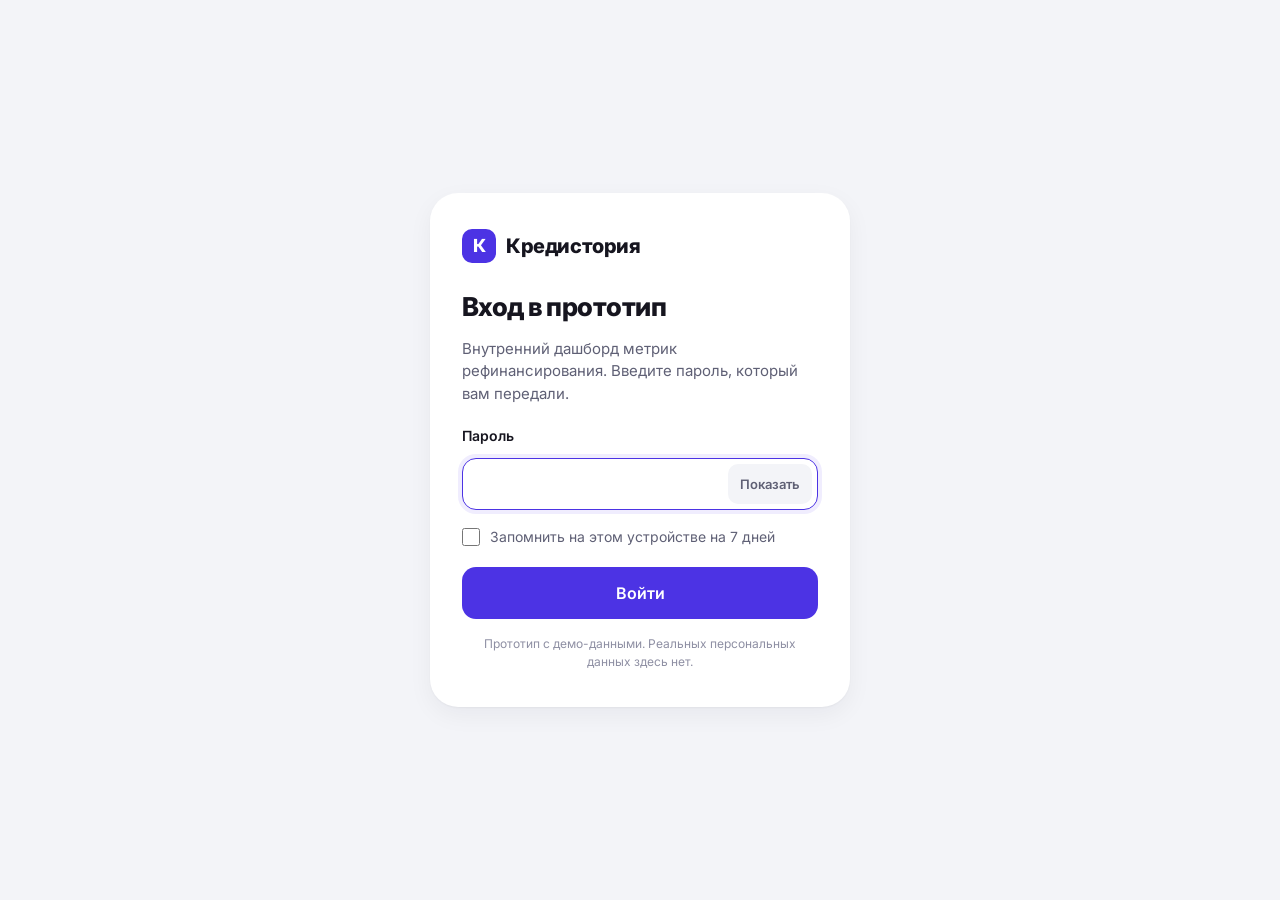
<file: index.html>
<!DOCTYPE html>
<html lang="ru">
<head>
  <meta charset="utf-8">
  <meta name="robots" content="noindex">
  <meta http-equiv="refresh" content="0; url=metrics-prototype/metrics.html">
  <title>Метрики рефинансирования</title>
  <script>location.replace("metrics-prototype/metrics.html");</script>
</head>
<body>
  <p><a href="metrics-prototype/metrics.html">Метрики рефинансирования</a></p>
</body>
</html>
</file>
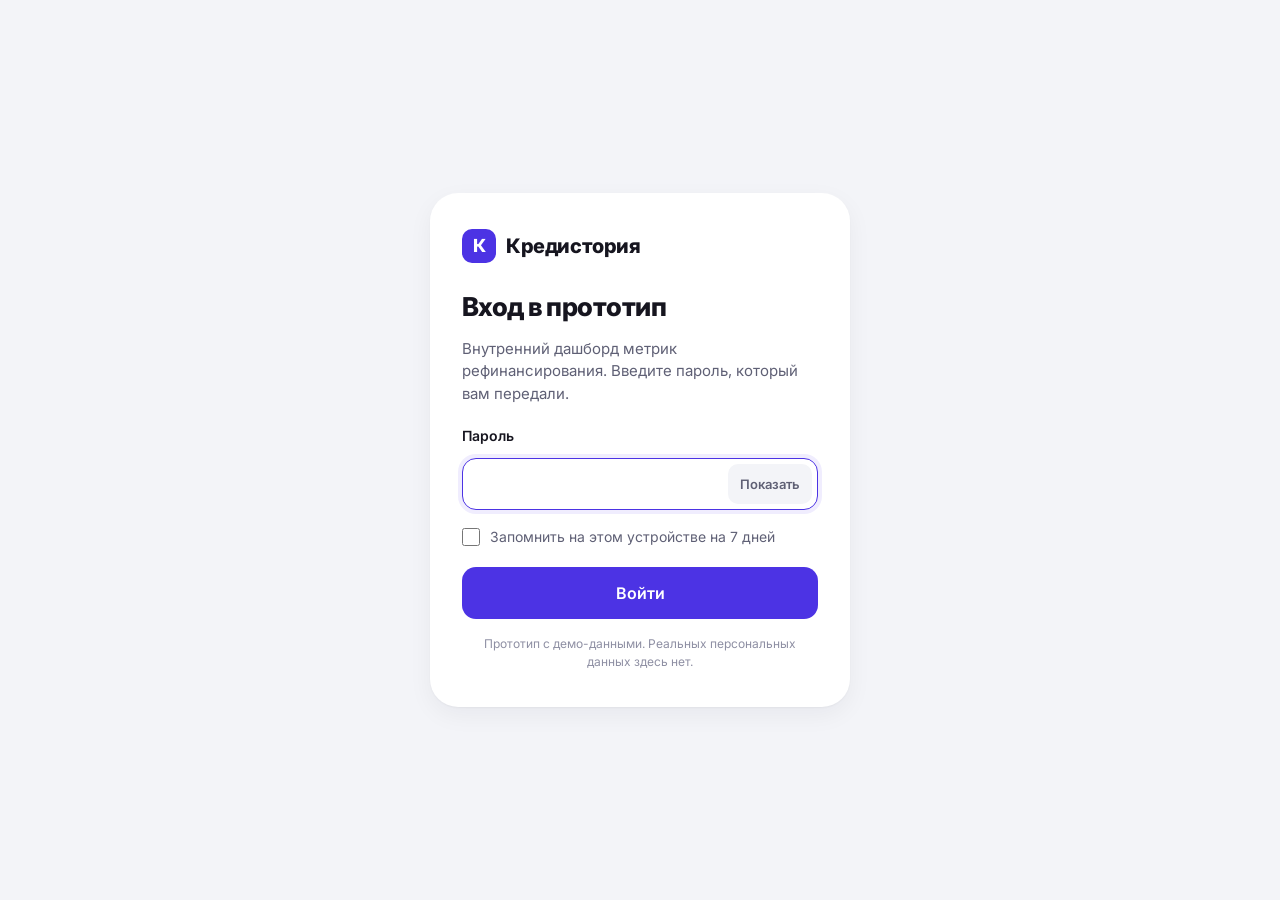
<file: metrics-prototype/metrics.html>
<!doctype html>
<html lang="ru">
<head>
  <meta charset="utf-8">
  <meta name="viewport" content="width=device-width, initial-scale=1, viewport-fit=cover">
  <meta name="theme-color" content="#4C33E4">
  <meta name="robots" content="noindex, nofollow">
  <title>Метрики рефинансирования · Кредистория</title>
  <link rel="preconnect" href="https://fonts.googleapis.com">
  <link rel="stylesheet" href="https://fonts.googleapis.com/css2?family=Inter:wght@400;500;600;700;800&display=swap">
  <link rel="stylesheet" href="styles.css">
  <link rel="stylesheet" href="metrics.css">
</head>
<body>
  <!-- Экран входа по паролю. Пароль проверяется по SHA-256 из auth.js -->
  <div class="gate" id="gate">
    <form class="gate__card" id="gateForm" autocomplete="off" novalidate>
      <div class="logo gate__logo">
        <span class="logo__mark" aria-hidden="true">К</span>
        <span class="logo__text">Кредистория</span>
      </div>
      <h1 class="gate__title">Вход в прототип</h1>
      <p class="gate__sub">Внутренний дашборд метрик рефинансирования. Введите пароль, который вам передали.</p>
      <label class="gate__label" for="gatePass">Пароль</label>
      <div class="gate__field">
        <input type="password" id="gatePass" name="password" autocomplete="current-password" required>
        <button type="button" class="gate__eye" id="gateEye" aria-label="Показать пароль">Показать</button>
      </div>
      <p class="gate__error" id="gateError" role="alert" hidden></p>
      <label class="consent gate__remember"><input type="checkbox" id="gateRemember"> <span>Запомнить на этом устройстве на 7 дней</span></label>
      <button class="btn btn--primary btn--lg btn--block" type="submit" id="gateSubmit">Войти</button>
      <p class="gate__fine">Прототип с демо-данными. Реальных персональных данных здесь нет.</p>
    </form>
  </div>

  <div id="app" hidden>

  <div class="demo-bar">
    <div class="container demo-bar__in">
      <span class="demo-bar__label">Демо · метрики платформы · данные условные</span>
      <a class="link-btn" href="index.html">Кабинет клиента →</a>
    </div>
  </div>

  <header class="header">
    <div class="container header__in">
      <a class="logo" href="#" aria-label="Кредистория">
        <span class="logo__mark" aria-hidden="true">К</span>
        <span class="logo__text">Кредистория</span>
      </a>
      <nav class="header__nav" aria-label="Бэк-офис">
        <a href="#" class="is-active">Метрики рефинансирования</a>
        <a href="#registry">Реестр расчётов</a>
      </nav>
      <button class="avatar" type="button" data-logout title="Выйти">
        <span class="avatar__circle" id="whoMark">ОКБ</span>
        <span class="avatar__name" id="whoName">Продукт · выйти</span>
      </button>
    </div>
  </header>

  <!-- Панель фильтров: в одну строку над всеми графиками -->
  <div class="filters">
    <div class="container filters__in">
      <div class="seg seg--sm" role="radiogroup" aria-label="Период" id="fPeriod">
        <button type="button" role="radio" class="seg__btn" data-v="7">7 дней</button>
        <button type="button" role="radio" class="seg__btn is-active" data-v="30" aria-checked="true">30 дней</button>
        <button type="button" role="radio" class="seg__btn" data-v="90">Квартал</button>
      </div>
      <div class="seg seg--sm" role="radiogroup" aria-label="Режим" id="fMode">
        <button type="button" role="radio" class="seg__btn is-active" data-v="api" aria-checked="true">Онлайн по API</button>
        <button type="button" role="radio" class="seg__btn" data-v="pilot">Пилот на реестрах</button>
      </div>
      <label class="fsel"><span>Вид</span>
        <select id="fView">
          <option value="okb">ОКБ: все партнёры</option>
          <option value="sovcom">ЛК партнёра: Совкомбанк</option>
          <option value="sber">ЛК партнёра: СберБанк</option>
        </select>
      </label>
      <span class="filters__asof" id="asOf"></span>
    </div>
  </div>

  <nav class="subnav subnav--m" aria-label="Разделы">
    <div class="container subnav__in">
      <a href="#overview" class="is-active">Главное</a>
      <a href="#funnel">Воронка</a>
      <a href="#partners">Партнёры</a>
      <a href="#registry">Реестр расчётов</a>
      <a href="#attr">Атрибуция</a>
      <a href="#quality">Качество</a>
    </div>
  </nav>

  <main class="container main mx">
    <section id="overview" aria-labelledby="ovTitle">
      <div class="mx-head">
        <div>
          <p class="save__eyebrow" id="ovEyebrow"></p>
          <h1 class="mx-title" id="ovTitle">Метрики рефинансирования</h1>
        </div>
        <p class="mx-note" id="ovNote"></p>
      </div>
      <div class="kpi-row" id="kpis"></div>
      <div class="mx-grid">
        <article class="card mx-card">
          <header class="mx-card__head"><h2 class="h3" id="trendTitle">Переходы и подтверждённые выдачи</h2><span class="legend" id="trendLegend"></span></header>
          <div class="chart" id="trend"></div>
        </article>
        <article class="card mx-card" id="valueCard">
          <header class="mx-card__head"><h2 class="h3">Ценность для клиента</h2></header>
          <div id="value"></div>
        </article>
      </div>
    </section>

    <section class="section" id="funnel" aria-labelledby="fnTitle">
      <div class="section__head"><h2 id="fnTitle" class="h2">Воронка</h2><span class="muted" id="fnHint"></span></div>
      <div class="card mx-card"><div id="funnelChart"></div></div>
    </section>

    <section class="section" id="partners" aria-labelledby="ptTitle">
      <div class="section__head"><h2 id="ptTitle" class="h2">Партнёры</h2><span class="muted" id="ptHint"></span></div>
      <div class="card table-wrap"><table class="mx-table" id="ptTable"></table></div>
    </section>

    <section class="section" id="registry" aria-labelledby="rgTitle">
      <div class="section__head"><h2 id="rgTitle" class="h2">Реестр расчётов с партнёрами</h2>
        <div class="rg-actions"><label class="fsel"><span>Партнёр</span><select id="rgPartner"></select></label>
        <button class="btn btn--secondary" type="button" id="rgExport">Выгрузить CSV</button></div>
      </div>
      <div class="kpi-row kpi-row--sm" id="rgKpis"></div>
      <div class="card table-wrap"><table class="mx-table mx-table--rg" id="rgTable"></table></div>
      <p class="note" id="rgNote"></p>
    </section>

    <section class="section" id="attr" aria-labelledby="atTitle">
      <div class="section__head"><h2 id="atTitle" class="h2">Атрибуция и обход лидогенерации</h2></div>
      <div class="mx-grid mx-grid--3" id="attrGrid"></div>
    </section>

    <section class="section" id="quality" aria-labelledby="qTitle">
      <div class="section__head"><h2 id="qTitle" class="h2">Качество и поддержка</h2></div>
      <div class="mx-grid" id="qualityGrid"></div>
    </section>
  </main>

  <footer class="footer">
    <div class="container footer__in">
      <span>Источник в продукте: DWH, витрины refi_funnel, refi_partner_day, refi_leads, refi_survey. Обновление — раз в час.</span>
      <span>© 2026 АО «ОКБ» · Кредистория</span>
    </div>
  </footer>
  <div class="tip-pop" id="tip" role="status" hidden></div>
  </div><!-- /#app -->

  <script src="metrics-data.js"></script>
  <script src="metrics.js"></script>
  <script src="auth.js"></script>
</body>
</html>
</file>
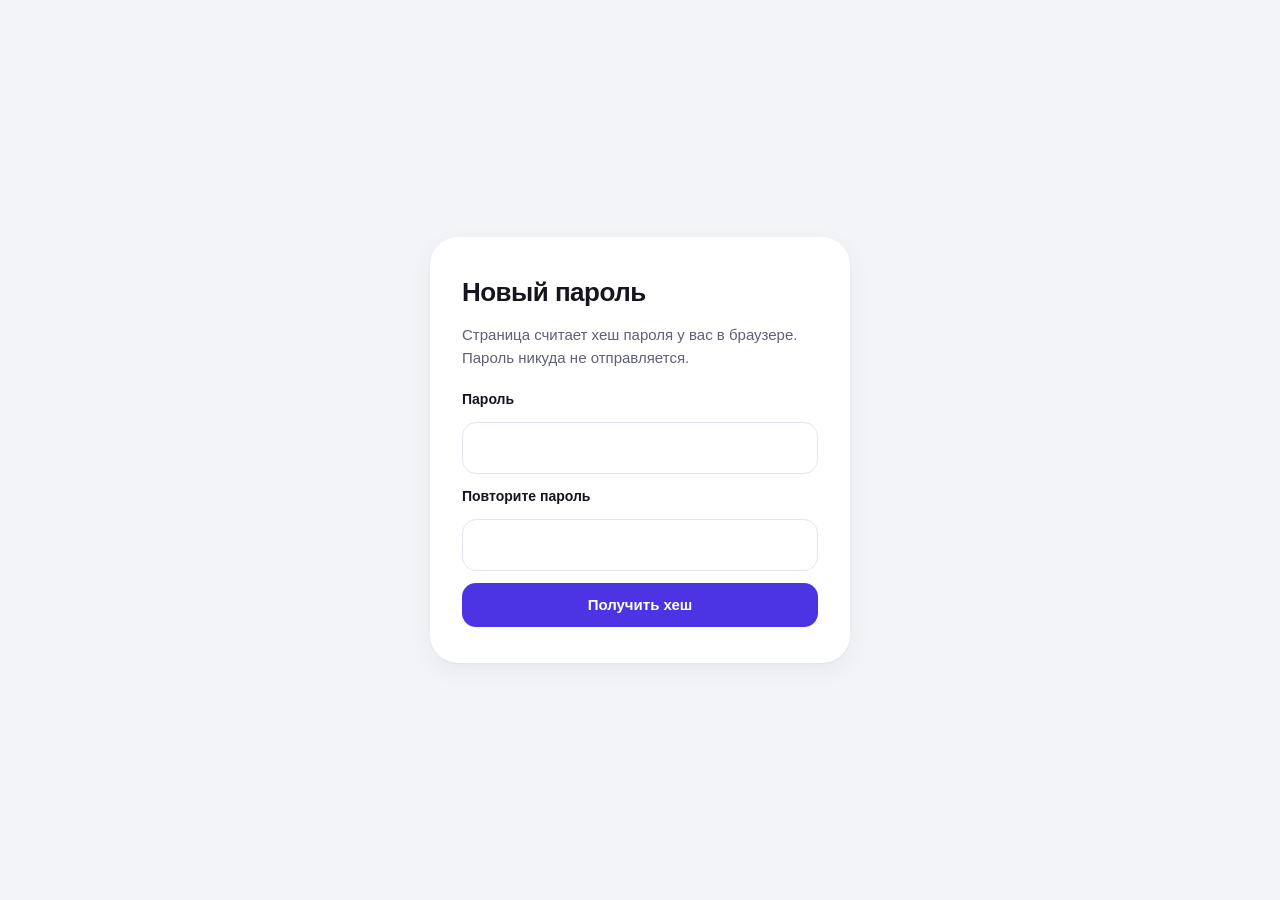
<file: metrics-prototype/set-password.html>
<!doctype html>
<html lang="ru">
<head>
  <meta charset="utf-8">
  <meta name="viewport" content="width=device-width, initial-scale=1">
  <meta name="robots" content="noindex, nofollow">
  <title>Смена пароля прототипа</title>
  <link rel="stylesheet" href="styles.css">
  <style>
    .out { font-family: ui-monospace, Menlo, Consolas, monospace; font-size: 13px; word-break: break-all; background: var(--bg); padding: 12px; border-radius: var(--r-sm); }
    .steps-text { font-size: 14px; color: var(--text-2); padding-left: 18px; margin: 0; display: flex; flex-direction: column; gap: 4px; }
    code { background: var(--bg); padding: 1px 6px; border-radius: 6px; }
  </style>
</head>
<body data-auth="tool">
  <!-- Служебная страница: не публикуйте её вместе с прототипом (или удалите после смены пароля) -->
  <div class="gate" id="gate">
    <form class="gate__card" id="f" novalidate>
      <h1 class="gate__title">Новый пароль</h1>
      <p class="gate__sub">Страница считает хеш пароля у вас в браузере. Пароль никуда не отправляется.</p>
      <label class="gate__label" for="p1">Пароль</label>
      <div class="gate__field"><input type="text" id="p1" autocomplete="new-password"></div>
      <label class="gate__label" for="p2">Повторите пароль</label>
      <div class="gate__field"><input type="text" id="p2" autocomplete="new-password"></div>
      <p class="gate__error" id="e" role="alert" hidden></p>
      <button class="btn btn--primary btn--block" type="submit">Получить хеш</button>
      <div id="res" hidden>
        <p class="gate__label">Скопируйте строку:</p>
        <p class="out" id="hash"></p>
        <button class="btn btn--secondary btn--block" type="button" id="copy">Скопировать</button>
        <ol class="steps-text">
          <li>Откройте файл <code>auth.js</code>.</li>
          <li>Замените значение <code>PASSWORD_HASH</code> на скопированную строку.</li>
          <li>Сохраните файл и выложите прототип заново.</li>
        </ol>
      </div>
    </form>
  </div>
  <script src="auth.js"></script>
  <script>
    (function () {
      var f = document.getElementById("f"), e = document.getElementById("e");
      f.addEventListener("submit", function (ev) {
        ev.preventDefault();
        var a = document.getElementById("p1").value, b = document.getElementById("p2").value;
        e.hidden = true;
        if (a.length < 8) { e.textContent = "Пароль должен быть не короче 8 символов."; e.hidden = false; return; }
        if (a !== b) { e.textContent = "Пароли не совпадают."; e.hidden = false; return; }
        document.getElementById("hash").textContent = window.__refiHash(a);
        document.getElementById("res").hidden = false;
      });
      document.getElementById("copy").addEventListener("click", function () {
        var t = document.getElementById("hash").textContent, btn = this;
        var done = function () { btn.textContent = "Скопировано"; };
        if (navigator.clipboard) navigator.clipboard.writeText(t).then(done, function () { select(); });
        else select();
        function select() { var r = document.createRange(); r.selectNodeContents(document.getElementById("hash")); var s = getSelection(); s.removeAllRanges(); s.addRange(r); btn.textContent = "Выделено — нажмите Ctrl+C"; }
      });
    })();
  </script>
</body>
</html>
</file>
<file: metrics-prototype/styles.css>
/* ==========================================================
   Токены в стиле Кредистории.
   Подтверждено с сайта: фирменный цвет #4C33E4 (meta theme-color).
   Остальные значения подобраны под визуальный язык credistory.ru
   (светлый фон, белые карточки, крупные скругления) — сверить с UI-kit.
   ========================================================== */
:root {
  --primary: #4C33E4;
  --primary-hover: #3D26C9;
  --primary-50: #F0EDFE;
  --primary-100: #E1DBFC;

  --bg: #F3F4F8;
  --surface: #FFFFFF;
  --text: #16151F;
  --text-2: #5F6075;
  --text-3: #8E8FA3;
  --border: #E5E6EF;

  --ok: #12925A;   --ok-50: #E5F6EE;
  --warn: #B26A00; --warn-50: #FFF3DC;
  --no: #D63B3B;   --no-50: #FDECEC;
  --warn-bar: #F2A93B;

  --r-xl: 28px; --r-lg: 20px; --r-md: 14px; --r-sm: 10px;
  --shadow: 0 1px 2px rgba(22, 21, 31, .04), 0 8px 24px rgba(22, 21, 31, .05);
  --font: "Inter", "Helvetica Neue", Arial, sans-serif;
  --gutter: 24px;
}

*, *::before, *::after { box-sizing: border-box; }
html { scroll-behavior: smooth; scroll-padding-top: 120px; }
body {
  margin: 0; background: var(--bg); color-scheme: light; color: var(--text);
  font: 400 16px/1.5 var(--font); -webkit-font-smoothing: antialiased;
  overflow-x: hidden;
}
a { color: inherit; text-decoration: none; }
button { font: inherit; color: inherit; cursor: pointer; }
h1, h2, h3, p { margin: 0; }
small { font-size: 13px; color: var(--text-2); }
[hidden] { display: none !important; }
:focus-visible { outline: 3px solid var(--primary-100); outline-offset: 2px; border-radius: 8px; }

.container { max-width: 1200px; margin: 0 auto; padding-left: max(var(--gutter), env(safe-area-inset-left, 0px)); padding-right: max(var(--gutter), env(safe-area-inset-right, 0px)); }
.nowrap { white-space: nowrap; }
.muted { color: var(--text-2); font-size: 14px; }
.pos { color: var(--ok); }
.neg { color: var(--no); }
.note { font-size: 13px; color: var(--text-3); margin-top: 16px; }
.h2 { font-size: 26px; line-height: 1.2; font-weight: 700; letter-spacing: -.01em; }
.h3 { font-size: 18px; line-height: 1.3; font-weight: 700; }
.card { background: var(--surface); border-radius: var(--r-lg); box-shadow: var(--shadow); }
.link { color: var(--primary); font-weight: 600; font-size: 14px; background: none; border: 0; padding: 0; }
.link:hover { text-decoration: underline; }

/* ---------- кнопки ---------- */
.btn {
  display: inline-flex; align-items: center; justify-content: center; gap: 8px;
  height: 44px; padding: 0 20px; border-radius: var(--r-md); border: 0;
  font-weight: 600; font-size: 15px; white-space: nowrap; transition: background .15s, transform .1s;
}
.btn:active { transform: translateY(1px); }
.btn--lg { height: 52px; padding: 0 26px; font-size: 16px; }
.btn--block { width: 100%; }
.btn--primary { background: var(--primary); color: #fff; }
.btn--primary:hover { background: var(--primary-hover); }
.btn--secondary { background: var(--primary-50); color: var(--primary); }
.btn--secondary:hover { background: var(--primary-100); }
.btn--white { background: #fff; color: var(--primary); }
.btn--white:hover { background: var(--primary-50); }
.btn--ghost-white { background: rgba(255,255,255,.14); color: #fff; }
.btn--ghost-white:hover { background: rgba(255,255,255,.24); }
.btn--text { background: none; color: var(--primary); height: 36px; padding: 0 8px; }
.icon-btn { margin-left: auto; width: 36px; height: 36px; border-radius: 50%; border: 0; background: var(--bg); font-size: 22px; line-height: 1; }

/* ---------- бейджи и чипы ---------- */
.badge {
  display: inline-flex; align-items: center; gap: 4px; padding: 3px 10px; border-radius: 999px;
  font-size: 12px; font-weight: 600; white-space: nowrap;
}
.badge--ok { background: var(--ok-50); color: var(--ok); }
.badge--warn { background: var(--warn-50); color: var(--warn); }
.badge--no { background: var(--no-50); color: var(--no); }
.badge--primary { background: var(--primary-50); color: var(--primary); }
a.badge--primary:hover { background: var(--primary-100); }
.pill { display: inline-block; padding: 6px 12px; border-radius: 999px; font-size: 13px; font-weight: 500; }
.pill--light { background: rgba(255,255,255,.16); color: #fff; }

.chips { display: flex; gap: 8px; overflow-x: auto; scrollbar-width: none; }
.chips::-webkit-scrollbar { display: none; }
.chip {
  flex: none; height: 38px; padding: 0 16px; border-radius: 999px; border: 1px solid var(--border);
  background: var(--surface); font-size: 14px; font-weight: 500; color: var(--text-2);
}
.chip b { font-weight: 600; color: var(--text-3); margin-left: 4px; }
.chip.is-active { background: var(--text); border-color: var(--text); color: #fff; }
.chip.is-active b { color: rgba(255,255,255,.7); }
.chips--sm .chip { height: 32px; padding: 0 12px; font-size: 13px; }

/* ---------- демо-полоса и шапка ---------- */
.demo-bar { background: #1C1A2E; color: rgba(255,255,255,.7); font-size: 12px; }
.demo-bar__in { display: flex; justify-content: space-between; align-items: center; height: 32px; gap: 12px; }
.demo-bar__actions { display: flex; gap: 16px; }
.link-btn { background: none; border: 0; padding: 0; color: #fff; font-size: 12px; font-weight: 500; }
.link-btn:hover { text-decoration: underline; }

.header { background: var(--surface); border-bottom: 1px solid var(--border); position: relative; z-index: 20; }
.header__in { display: flex; align-items: center; gap: 32px; height: 68px; }
.logo { display: flex; align-items: center; gap: 10px; font-weight: 800; font-size: 20px; letter-spacing: -.02em; }
.logo__mark {
  width: 34px; height: 34px; border-radius: 10px; background: var(--primary); color: #fff;
  display: grid; place-items: center; font-size: 18px;
}
.header__nav { display: flex; gap: 24px; font-size: 15px; color: var(--text-2); }
.header__nav a:hover { color: var(--primary); }
.avatar { margin-left: auto; display: flex; align-items: center; gap: 10px; background: none; border: 0; padding: 4px; }
.avatar__circle { width: 36px; height: 36px; border-radius: 50%; background: var(--primary-50); color: var(--primary); display: grid; place-items: center; font-weight: 700; font-size: 13px; }
.avatar__name { font-weight: 600; font-size: 15px; }
.profile-panel { position: absolute; left: 0; right: 0; top: 100%; padding-top: 8px; }
.profile { margin-left: auto; max-width: 340px; padding: 20px; display: flex; flex-direction: column; gap: 4px; font-size: 14px; color: var(--text-2); }
.profile b { color: var(--text); font-size: 16px; margin-bottom: 4px; }

.subnav { position: sticky; top: env(safe-area-inset-top, 0px); z-index: 15; background: rgba(243,244,248,.92); backdrop-filter: blur(10px); border-bottom: 1px solid var(--border); }
.subnav__in { display: flex; gap: 4px; overflow-x: auto; scrollbar-width: none; height: 52px; align-items: center; }
.subnav__in::-webkit-scrollbar { display: none; }
.subnav a { flex: none; padding: 8px 14px; border-radius: 999px; font-size: 14px; font-weight: 500; color: var(--text-2); }
.subnav a b { font-weight: 600; color: var(--text-3); margin-left: 2px; }
.subnav a:hover { color: var(--text); }
.subnav a.is-active { background: var(--surface); color: var(--primary); box-shadow: var(--shadow); }

/* ---------- main ---------- */
.main { padding-top: 28px; padding-bottom: 80px; }
.hello { color: var(--text-2); font-size: 15px; margin-bottom: 12px; }
.section { margin-top: 48px; }
.section__head { display: flex; align-items: center; justify-content: space-between; gap: 16px; flex-wrap: wrap; margin-bottom: 20px; }

/* ---------- hero ---------- */
.hero { display: grid; grid-template-columns: minmax(0, 1.55fr) minmax(0, 1fr); gap: 20px; }
.hero__main {
  border-radius: var(--r-xl); padding: 36px; color: #fff; position: relative; overflow: hidden;
  background: radial-gradient(120% 140% at 100% 0%, #7A63FF 0%, var(--primary) 45%, #3520B8 100%);
  display: flex; flex-direction: column; gap: 16px;
}
.hero__main::after {
  content: ""; position: absolute; right: -80px; bottom: -120px; width: 320px; height: 320px; border-radius: 50%;
  background: rgba(255,255,255,.07); pointer-events: none;
}
.hero__title { font-size: 44px; line-height: 1.08; font-weight: 800; letter-spacing: -.025em; }
.hero__title span { display: block; }
.hero__sub { font-size: 17px; color: rgba(255,255,255,.86); max-width: 520px; }
.hero__sub b { color: #fff; }
.hero__banks { list-style: none; padding: 0; margin: 4px 0 0; display: flex; flex-wrap: wrap; gap: 10px; position: relative; z-index: 1; }
.bank-chip {
  display: flex; align-items: center; gap: 10px; padding: 8px 14px 8px 8px; border-radius: var(--r-md);
  background: rgba(255,255,255,.12); border: 1px solid rgba(255,255,255,.18); transition: background .15s;
}
.bank-chip:hover { background: rgba(255,255,255,.22); }
.bank-chip b { display: block; font-size: 14px; }
.bank-chip small { display: block; color: rgba(255,255,255,.78); font-size: 12px; }
.hero__actions { display: flex; gap: 12px; flex-wrap: wrap; margin-top: 8px; position: relative; z-index: 1; }

.bank-mark {
  flex: none; width: 32px; height: 32px; border-radius: 10px; background: var(--bank); color: #fff;
  display: grid; place-items: center; font-weight: 800; font-size: 15px;
}
.bank-mark--lg { width: 44px; height: 44px; border-radius: 13px; font-size: 19px; }

/* план */
.hero__plan { padding: 28px; border-radius: var(--r-xl); }
.plan__head { display: flex; align-items: center; justify-content: space-between; margin-bottom: 18px; }
.plan__progress { font-size: 13px; font-weight: 600; color: var(--primary); background: var(--primary-50); padding: 4px 10px; border-radius: 999px; }
.steps { list-style: none; margin: 0; padding: 0; display: flex; flex-direction: column; }
.step { display: flex; gap: 14px; position: relative; padding-bottom: 18px; }
.step:not(:last-child)::before { content: ""; position: absolute; left: 15px; top: 34px; bottom: 2px; width: 2px; background: var(--border); }
.step.is-done:not(:last-child)::before { background: var(--ok); }
.step__dot {
  flex: none; width: 32px; height: 32px; border-radius: 50%; display: grid; place-items: center;
  font-size: 14px; font-weight: 700; background: var(--bg); color: var(--text-3); border: 2px solid var(--border);
}
.step.is-done .step__dot { background: var(--ok); border-color: var(--ok); color: #fff; }
.step.is-current .step__dot { background: var(--primary); border-color: var(--primary); color: #fff; box-shadow: 0 0 0 4px var(--primary-50); }
.step b { display: block; font-size: 15px; line-height: 1.35; padding-top: 5px; }
.step p { font-size: 14px; color: var(--text-2); margin: 2px 0 4px; }
.step:not(.is-current):not(.is-done) b { color: var(--text-2); }
.steps--compact .step { padding-bottom: 14px; }

/* ---------- предложения ---------- */
.offers { display: grid; grid-template-columns: repeat(3, minmax(0, 1fr)); gap: 20px; }
.offer { padding: 24px; display: flex; flex-direction: column; gap: 16px; border: 2px solid transparent; transition: border-color .15s; }
.offer:target, .offer:hover { border-color: var(--primary-100); }
.offer__head { display: flex; align-items: center; gap: 12px; }
.offer__head > div { min-width: 0; flex: 1; }
.offer__head b { display: block; font-size: 16px; }
.offer__head small { display: block; }
.offer__head .badge { align-self: flex-start; }
.offer__amount small { display: block; font-size: 13px; }
.offer__amount strong { font-size: 30px; font-weight: 800; letter-spacing: -.02em; line-height: 1.15; }
.offer__facts { margin: 0; display: grid; grid-template-columns: 1fr 1fr; gap: 12px; }
.offer__facts dt { font-size: 13px; color: var(--text-2); }
.offer__facts dd { margin: 0; font-weight: 700; font-size: 17px; }
.offer__facts dd small { font-weight: 500; }
.offer__gain { display: flex; flex-wrap: wrap; align-items: baseline; gap: 4px 10px; background: var(--ok-50); border-radius: var(--r-md); padding: 12px 14px; font-size: 14px; }
.offer__gain span { color: var(--text-2); }
.offer__gain s { color: var(--text-2); }
.offer__gain b { width: 100%; font-size: 16px; }
.offer__closes { font-size: 13px; color: var(--text-2); }
.offer__perk { font-size: 14px; font-weight: 500; padding-left: 12px; border-left: 3px solid var(--primary); }
.offer__foot { margin-top: auto; display: flex; flex-direction: column; align-items: center; gap: 4px; }

/* ---------- калькулятор ---------- */
.calc { padding: 32px; display: grid; grid-template-columns: minmax(0, 1fr) minmax(0, 1fr); gap: 40px; }
.calc__intro { display: flex; flex-direction: column; gap: 20px; }
.field { display: flex; flex-direction: column; gap: 10px; }
.field__label { font-size: 14px; font-weight: 600; }
.seg { display: flex; background: var(--bg); padding: 4px; border-radius: var(--r-md); gap: 4px; }
.seg__btn { flex: 1; border: 0; background: none; padding: 10px 8px; border-radius: var(--r-sm); font-size: 14px; font-weight: 600; color: var(--text-2); }
.seg__btn.is-active { background: var(--surface); color: var(--primary); box-shadow: var(--shadow); }
input[type=range] { width: 100%; accent-color: var(--primary); height: 24px; }
.range-scale { display: flex; justify-content: space-between; font-size: 12px; color: var(--text-3); }
.calc__result { background: var(--bg); border-radius: var(--r-lg); padding: 24px; display: flex; flex-direction: column; gap: 16px; }
.compare { display: grid; grid-template-columns: 1fr auto 1fr; gap: 12px; align-items: center; }
.compare__col { display: flex; flex-direction: column; gap: 2px; min-width: 0; }
.compare__col .muted { font-size: 12px; }
.compare__label { font-size: 13px; color: var(--text-2); font-weight: 500; }
.compare__pay { font-size: 22px; font-weight: 800; letter-spacing: -.01em; }
.compare__pay small { font-weight: 500; }
.compare__col--new .compare__pay { color: var(--primary); }
.compare__arrow { font-size: 20px; color: var(--text-3); }
.delta { font-size: 32px; font-weight: 800; letter-spacing: -.02em; }
.delta small { font-size: 15px; font-weight: 500; color: var(--text-2); }
.verdict { font-size: 14px; padding: 12px 14px; border-radius: var(--r-md); }
.verdict--ok { background: var(--ok-50); color: #0B6B41; }
.verdict--warn { background: var(--warn-50); color: #7A4A00; }

/* ---------- нагрузка ---------- */
.kpis { display: grid; grid-template-columns: repeat(3, minmax(0, 1fr)); gap: 20px; }
.kpi { padding: 24px; display: flex; flex-direction: column; gap: 10px; }
.kpi__label { font-size: 14px; color: var(--text-2); font-weight: 500; }
.kpi__value { font-size: 32px; font-weight: 800; letter-spacing: -.02em; line-height: 1.1; }
.kpi__value small { font-size: 15px; font-weight: 500; }
.kpi__hint { font-size: 14px; color: var(--text-2); display: flex; flex-wrap: wrap; align-items: center; gap: 6px; }
.kpi__hint b { color: var(--text); }
.bar { display: block; height: 8px; border-radius: 99px; background: var(--bg); overflow: hidden; }
.bar > span { display: block; height: 100%; border-radius: 99px; background: var(--ok); }
.bar--sm { height: 4px; margin: 6px 0 2px; max-width: 140px; }
.gauge__track { position: relative; height: 8px; border-radius: 99px; background: linear-gradient(90deg, #3BC98A 0 50%, #FFC24B 50% 80%, #F26868 80% 100%); }
.gauge__mark { position: absolute; top: 50%; width: 18px; height: 18px; border-radius: 50%; background: #fff; border: 4px solid var(--text); transform: translate(-50%, -50%); }
.gauge__scale { display: grid; grid-template-columns: 50% 30% 20% 0; font-size: 11px; color: var(--text-3); margin-top: 6px; }
.gauge__scale span:last-child { transform: translateX(-100%); }
.spark { width: 100%; height: 64px; overflow: visible; }
.spark__area { fill: var(--ok-50); }
.spark__line { fill: none; stroke: var(--ok); stroke-width: 2.5; }
.spark text { font-size: 11px; fill: var(--text-3); }

.details { margin-top: 16px; }
.details summary { list-style: none; cursor: pointer; padding: 18px 24px; font-weight: 600; display: flex; align-items: center; gap: 8px; }
.details summary::-webkit-details-marker { display: none; }
.details summary::after { content: ""; margin-left: auto; width: 8px; height: 8px; border-right: 2px solid var(--text-2); border-bottom: 2px solid var(--text-2); transform: rotate(45deg); transition: transform .2s; }
.details[open] summary::after { transform: rotate(-135deg); }
.details__body { padding: 0 24px 24px; }
.count { font-size: 12px; background: var(--bg); color: var(--text-2); padding: 2px 8px; border-radius: 99px; }
.facts { display: grid; grid-template-columns: repeat(2, minmax(0, 1fr)); gap: 0 32px; margin: 0; }
.facts > div { padding: 12px 0; border-bottom: 1px solid var(--border); }
.facts dt { font-size: 13px; color: var(--text-2); }
.facts dd { margin: 2px 0 0; font-weight: 600; display: flex; flex-wrap: wrap; gap: 6px; align-items: center; }

/* ---------- кредиты ---------- */
.table-card { padding: 8px 0; }
.lrow { display: grid; grid-template-columns: 1.8fr 1.3fr 1fr .8fr 1.6fr; gap: 16px; align-items: center; padding: 16px 24px; border-bottom: 1px solid var(--border); }
.lrow:last-child { border-bottom: 0; }
.lrow--head { font-size: 13px; color: var(--text-3); font-weight: 500; padding-top: 10px; padding-bottom: 10px; }
.lrow b, .lrow small { display: block; }
.lrow [data-l] { font-weight: 600; }
.lrow__act { text-align: right; }
.mini-row { display: flex; justify-content: space-between; align-items: center; gap: 12px; padding: 12px 0; border-bottom: 1px solid var(--border); }
.mini-row:last-child { border-bottom: 0; }
.mini-row b, .mini-row small { display: block; }

/* ---------- заявки и история ---------- */
.two-col { display: grid; grid-template-columns: minmax(0, 1fr) minmax(0, 1.25fr); gap: 20px; align-items: start; }
.app { padding: 24px; display: flex; flex-direction: column; gap: 18px; }
.app__head { display: flex; justify-content: space-between; align-items: flex-start; gap: 12px; }
.app__head b, .app__head small { display: block; }
.track { list-style: none; padding: 0; margin: 0; display: grid; grid-template-columns: repeat(4, 1fr); gap: 6px; counter-reset: t; }
.track li { font-size: 12px; color: var(--text-3); padding-top: 12px; border-top: 4px solid var(--border); }
.track li.is-done { border-color: var(--ok); color: var(--text-2); }
.track li.is-current { border-color: var(--warn); color: var(--text); font-weight: 600; }
.tip { margin-top: 16px; padding: 20px 24px; background: var(--primary-50); box-shadow: none; }
.tip p { font-size: 14px; color: var(--text-2); margin-top: 4px; }

#history .card { padding: 20px 24px 24px; display: flex; flex-direction: column; gap: 16px; }
.insight { display: flex; gap: 12px; background: var(--bg); border-radius: var(--r-md); padding: 14px 16px; font-size: 14px; }
.insight__icon { flex: none; width: 22px; height: 22px; border-radius: 50%; background: var(--primary); color: #fff; display: grid; place-items: center; font-size: 12px; font-weight: 700; font-style: italic; }
.timeline { list-style: none; margin: 0; padding: 0; }
.tl { display: flex; align-items: center; gap: 14px; padding: 12px 0; border-bottom: 1px solid var(--border); }
.tl:last-child { border-bottom: 0; }
.tl__dot { flex: none; width: 10px; height: 10px; border-radius: 50%; }
.tl__dot.ok { background: var(--ok); } .tl__dot.no { background: var(--no); }
.tl__main { flex: 1; min-width: 0; }
.tl__main b, .tl__main small { display: block; }
.tl__side { display: flex; flex-direction: column; align-items: flex-end; gap: 2px; text-align: right; }

/* ---------- футер, липкая кнопка, диалог ---------- */
.footer { border-top: 1px solid var(--border); background: var(--surface); }
.footer__in { display: flex; justify-content: space-between; flex-wrap: wrap; gap: 8px; padding-top: 24px; padding-bottom: 24px; font-size: 13px; color: var(--text-2); }

.sticky-cta { display: none; }

.sheet { border: 0; padding: 0; border-radius: var(--r-xl); width: min(520px, calc(100% - 32px)); box-shadow: 0 24px 64px rgba(22,21,31,.25); color: var(--text); }
.sheet::backdrop { background: rgba(22,21,31,.45); }
.sheet__body { padding: 28px; display: flex; flex-direction: column; gap: 16px; }
.sheet__body p { font-size: 15px; }

/* ==========================================================
   Адаптив
   ========================================================== */
@media (max-width: 1080px) {
  .hero { grid-template-columns: 1fr; }
  .offers { grid-template-columns: repeat(2, minmax(0, 1fr)); }
  .calc { grid-template-columns: 1fr; gap: 28px; }
  .two-col { grid-template-columns: 1fr; }
  .header__nav { display: none; }
}

@media (max-width: 760px) {
  :root { --gutter: 16px; }
  html { scroll-padding-top: 64px; }
  body { font-size: 15px; }
  .demo-bar__in > span:first-child { overflow: hidden; text-overflow: ellipsis; white-space: nowrap; min-width: 0; }
  .demo-bar__actions { flex: none; gap: 12px; }
  .link-btn { white-space: nowrap; }
  .header__in { height: 56px; }
  .logo { font-size: 18px; }
  .logo__mark { width: 30px; height: 30px; font-size: 16px; }
  .avatar__name { display: none; }
  .main { padding-top: 20px; padding-bottom: 110px; }
  .section { margin-top: 36px; }
  .h2 { font-size: 22px; }
  .section__head { margin-bottom: 14px; }
  .section__head .chips { width: 100%; }

  .hero__main { padding: 24px 20px; border-radius: var(--r-lg); }
  .hero__title { font-size: 30px; }
  .hero__sub { font-size: 15px; }
  .hero__banks { flex-direction: column; }
  .bank-chip { width: 100%; }
  .hero__actions .btn { flex: 1 1 100%; }
  .hero__plan { padding: 20px; border-radius: var(--r-lg); }

  .offers { grid-template-columns: 1fr; gap: 14px; }
  .offer { padding: 20px; }
  .offer__amount strong { font-size: 26px; }

  .calc { padding: 20px; }
  .calc__result { padding: 18px; }
  .compare { grid-template-columns: 1fr 1fr; }
  .compare__arrow { display: none; }
  .compare__pay { font-size: 19px; }
  .delta { font-size: 26px; }
  .seg { flex-direction: column; }

  .kpis { grid-template-columns: 1fr; gap: 14px; }
  .kpi { padding: 20px; }
  .kpi__value { font-size: 28px; }
  .facts { grid-template-columns: 1fr; }
  .details summary { padding: 16px 20px; }
  .details__body { padding: 0 20px 20px; }

  /* таблица кредитов -> карточки */
  .lrow--head { display: none; }
  .lrow { grid-template-columns: 1fr 1fr 1fr; gap: 10px 12px; padding: 16px 20px; }
  .lrow__name { grid-column: 1 / -1; }
  .lrow [data-l]::before { content: attr(data-l); display: block; font-size: 12px; font-weight: 500; color: var(--text-3); }
  .lrow__act { grid-column: 1 / -1; text-align: left; }
  .lrow__act:empty { display: none; }
  .bar--sm { max-width: none; }

  #history .card { padding: 16px; }
  .tl { gap: 10px; }
  .track li { font-size: 11px; }

  .sticky-cta {
    display: flex; position: fixed; left: calc(12px + env(safe-area-inset-left, 0px)); right: calc(12px + env(safe-area-inset-right, 0px)); bottom: calc(12px + env(safe-area-inset-bottom, 0px)); z-index: 30;
    align-items: center; justify-content: space-between; gap: 12px; padding: 10px 10px 10px 18px;
    background: var(--text); color: #fff; border-radius: var(--r-lg); box-shadow: 0 12px 32px rgba(22,21,31,.3);
    transform: translateY(140%); transition: transform .25s;
  }
  .sticky-cta.is-visible { transform: none; }
  .sticky-cta__label { font-size: 12px; color: rgba(255,255,255,.7); }
  .sticky-cta__value { font-weight: 700; font-size: 17px; }
  .sheet { width: 100%; max-width: none; margin: auto 0 0; border-radius: var(--r-xl) var(--r-xl) 0 0; }
  .sheet__body { padding: 22px 18px calc(22px + env(safe-area-inset-bottom)); }
}

@media (prefers-reduced-motion: reduce) {
  html { scroll-behavior: auto; }
  * { transition: none !important; }
}

/* ==========================================================
   v2: экономия первым экраном и флоу запроса
   ========================================================== */
.demo-bar__in { justify-content: flex-start; }
.demo-bar__label { margin-right: auto; }
.demo-bar__scenario { display: flex; align-items: center; gap: 8px; }
.demo-bar__scenario select {
  font: inherit; font-size: 12px; color: #fff; background: rgba(255,255,255,.12);
  border: 1px solid rgba(255,255,255,.2); border-radius: 6px; padding: 2px 6px; max-width: 200px;
}
.demo-bar__scenario select option { color: #16151F; }
.header__nav a.is-active { color: var(--primary); font-weight: 600; }

.save { display: flex; flex-direction: column; gap: 20px; }
.save__top { display: flex; flex-direction: column; gap: 6px; }
.save__eyebrow { font-size: 15px; color: var(--text-2); }
.save__title { font-size: 40px; line-height: 1.1; font-weight: 800; letter-spacing: -.025em; text-wrap: balance; max-width: 820px; }
.save__source { font-size: 14px; color: var(--text-2); }

.goal { display: grid; grid-template-columns: repeat(3, minmax(0, 1fr)); gap: 8px; background: var(--surface); padding: 6px; border-radius: var(--r-lg); box-shadow: var(--shadow); }
.goal__btn {
  text-align: left; border: 0; background: none; padding: 12px 16px; border-radius: var(--r-md);
  display: flex; flex-direction: column; gap: 2px; transition: background .15s;
}
.goal__btn b { font-size: 16px; }
.goal__btn small { font-size: 13px; }
.goal__btn:hover { background: var(--bg); }
.goal__btn.is-active { background: var(--primary); color: #fff; }
.goal__btn.is-active small { color: rgba(255,255,255,.8); }

.save__grid { display: grid; grid-template-columns: minmax(0, 1fr) minmax(0, 1.1fr); gap: 20px; align-items: start; }
.save__controls { padding: 24px; display: flex; flex-direction: column; gap: 22px; }
.field__row { display: flex; justify-content: space-between; align-items: baseline; gap: 12px; flex-wrap: wrap; }
.pick { list-style: none; margin: 0; padding: 0; display: flex; flex-direction: column; gap: 8px; }
.pick__item { border: 1.5px solid var(--border); border-radius: var(--r-md); transition: border-color .15s, background .15s; }
.pick__item.is-on { border-color: var(--primary); background: var(--primary-50); }
.pick__item.is-off { opacity: .6; }
.pick__item label { display: flex; align-items: center; gap: 12px; padding: 12px 14px; cursor: pointer; }
.pick__item.is-off label { cursor: not-allowed; }
.pick__item input { position: absolute; opacity: 0; width: 1px; height: 1px; }
.pick__box { flex: none; width: 22px; height: 22px; border-radius: 7px; border: 2px solid var(--text-3); display: grid; place-items: center; background: var(--surface); }
.pick__item.is-on .pick__box { background: var(--primary); border-color: var(--primary); }
.pick__item.is-on .pick__box::after { content: ""; width: 6px; height: 11px; border: solid #fff; border-width: 0 2px 2px 0; transform: translateY(-1px) rotate(45deg); }
.pick__item input:focus-visible + .pick__box { outline: 3px solid var(--primary-100); outline-offset: 2px; }
.pick__main { flex: 1; min-width: 0; }
.pick__main b, .pick__main small { display: block; }
.pick__main b { font-size: 15px; }
.pick__rate { font-weight: 700; font-variant-numeric: tabular-nums; }
.pick__note { font-size: 12px; color: var(--text-2); padding: 0 14px 10px 48px; margin-top: -6px; }

.save__result { padding: 28px; display: flex; flex-direction: column; gap: 18px; border: 2px solid var(--primary-100); }
.big { display: flex; flex-direction: column; }
.big__label { font-size: 15px; color: var(--text-2); font-weight: 500; }
.big__value { font-size: 52px; line-height: 1.05; font-weight: 800; letter-spacing: -.03em; color: var(--ok); font-variant-numeric: tabular-nums; }
.big__tail { font-size: 15px; color: var(--text-2); }
.cmp { width: 100%; border-collapse: collapse; font-size: 15px; font-variant-numeric: tabular-nums; }
.cmp th, .cmp td { padding: 9px 0; border-bottom: 1px solid var(--border); text-align: right; }
.cmp thead th { font-size: 12px; font-weight: 600; color: var(--text-3); text-transform: uppercase; letter-spacing: .04em; padding-top: 0; }
.cmp tbody th { text-align: left; font-weight: 500; color: var(--text-2); }
.cmp td { color: var(--text-2); width: 28%; }
.cmp td.is-new { color: var(--text); font-weight: 700; }
.cmp tr:last-child th, .cmp tr:last-child td { border-bottom: 0; }
.fine { font-size: 13px; color: var(--text-3); text-align: center; }
.fine code { display: block; margin-top: 6px; font-size: 11px; word-break: break-all; color: var(--text-2); background: var(--bg); padding: 8px; border-radius: 8px; text-align: left; }
.empty { color: var(--text-2); padding: 24px 0; text-align: center; }

.offer.is-dim { opacity: .62; }
.offer__no { font-size: 13px; color: var(--text-2); background: var(--bg); padding: 10px 12px; border-radius: var(--r-sm); }
.offer__gain b { width: auto; }
.btn:disabled { opacity: .5; cursor: not-allowed; }
.banks-empty { grid-column: 1 / -1; padding: 28px; display: grid; grid-template-columns: minmax(0, 1.2fr) minmax(0, 1fr) auto; gap: 24px; align-items: center; }
.banks-empty .muted { margin-top: 6px; }
.bank-row { list-style: none; margin: 0; padding: 0; display: flex; flex-wrap: wrap; gap: 8px; }
.bank-row li { display: flex; align-items: center; gap: 6px; font-size: 13px; font-weight: 500; background: var(--bg); padding: 4px 10px 4px 4px; border-radius: 99px; }
.bank-row .bank-mark { width: 24px; height: 24px; border-radius: 50%; font-size: 12px; }

.entry { display: inline-flex; flex-direction: column; align-items: flex-end; gap: 0; border: 0; background: var(--ok-50); color: var(--ok); padding: 6px 12px; border-radius: var(--r-sm); }
.entry b { font-size: 14px; }
.entry span { font-size: 12px; color: var(--text-2); text-decoration: underline; }
.entry:hover { background: #D5F0E3; }
.entry-note { font-size: 12px; color: var(--text-3); display: block; text-align: right; }

.spark__dot { fill: var(--ok); }
.stack { display: flex; flex-direction: column; gap: 16px; }
.stack .tip { margin-top: 0; }
.hist { padding: 20px 24px 24px; display: flex; flex-direction: column; gap: 16px; }

/* флоу */
.sheet--flow { width: min(600px, calc(100% - 32px)); max-height: calc(100% - 48px); }
.flow__head { display: flex; align-items: flex-start; gap: 12px; }
.flow__head > div { flex: 1; }
.flow__head .muted { margin-top: 4px; }
.flow__steps { list-style: none; margin: 0; padding: 0; display: grid; grid-template-columns: repeat(4, 1fr); gap: 6px; }
.flow__steps li { font-size: 12px; color: var(--text-3); padding-top: 8px; border-top: 3px solid var(--border); }
.flow__steps li.is-done { border-color: var(--ok); color: var(--text-2); }
.flow__steps li.is-current { border-color: var(--primary); color: var(--text); font-weight: 600; }
.summary { margin: 0; display: grid; grid-template-columns: 1fr 1fr; gap: 12px 20px; background: var(--bg); padding: 16px; border-radius: var(--r-md); }
.summary dt { font-size: 12px; color: var(--text-2); }
.summary dd { margin: 0; font-weight: 600; font-size: 15px; }
.summary--tight { background: none; padding: 0; flex: 1; }
.checks { list-style: none; margin: 0; padding: 0; display: flex; flex-direction: column; gap: 10px; }
.checks li { position: relative; padding-left: 34px; }
.checks li::before { content: "✓"; position: absolute; left: 0; top: 1px; width: 22px; height: 22px; border-radius: 50%; background: var(--ok-50); color: var(--ok); font-size: 13px; font-weight: 700; display: grid; place-items: center; }
.checks b, .checks small { display: block; }
.consent { display: flex; gap: 10px; align-items: flex-start; font-size: 14px; color: var(--text-2); cursor: pointer; }
.consent input { width: 18px; height: 18px; margin: 2px 0 0; accent-color: var(--primary); flex: none; }
.progress { display: flex; align-items: center; gap: 12px; }
.progress__bar { flex: 1; height: 8px; background: var(--bg); border-radius: 99px; overflow: hidden; }
.progress__bar span { display: block; height: 100%; background: var(--primary); border-radius: 99px; transition: width .4s; }
.progress__txt { font-size: 14px; font-weight: 600; white-space: nowrap; font-variant-numeric: tabular-nums; }
.results { list-style: none; margin: 0; padding: 0; display: flex; flex-direction: column; gap: 10px; }
.res { display: flex; align-items: center; gap: 14px; padding: 14px; border: 1.5px solid var(--border); border-radius: var(--r-md); }
.res.is-best { border-color: var(--primary); background: var(--primary-50); }
.res__main { flex: 1; min-width: 0; }
.res__main b, .res__main small { display: block; }
.res__gain { font-weight: 700; font-size: 15px; }
.details--flat { margin: 0; box-shadow: none; background: none; }
.details--flat summary { padding: 4px 0; font-size: 14px; color: var(--text-2); }
.details--flat .details__body, .details--flat .bank-list { padding: 0; }
.bank-list { list-style: none; margin: 0; padding: 0; }
.bank-st { display: flex; align-items: center; gap: 12px; padding: 10px 0; border-bottom: 1px solid var(--border); font-size: 14px; }
.bank-st:last-child { border-bottom: 0; }
.bank-st .bank-mark { width: 28px; height: 28px; border-radius: 8px; font-size: 13px; }
.bank-st__name { flex: 1; min-width: 0; font-weight: 600; }
.bank-st__name small { display: block; font-weight: 400; }
.spinner { width: 16px; height: 16px; border-radius: 50%; border: 2px solid var(--primary-100); border-top-color: var(--primary); animation: spin .8s linear infinite; }
@keyframes spin { to { transform: rotate(360deg); } }
.reasons { background: var(--no-50); border-radius: var(--r-md); padding: 14px 16px; font-size: 14px; }
.reasons ul { margin: 6px 0 0; padding-left: 18px; color: var(--text-2); }
.next { margin: 0; padding-left: 20px; display: flex; flex-direction: column; gap: 14px; }
.next li { padding-left: 4px; }
.next li::marker { font-weight: 700; color: var(--primary); }
.next p { font-size: 14px; color: var(--text-2); margin: 2px 0 8px; }
.next .btn { height: 38px; font-size: 14px; }
.go { display: flex; gap: 16px; align-items: flex-start; background: var(--bg); padding: 16px; border-radius: var(--r-md); }

@media (max-width: 1080px) {
  .save__grid { grid-template-columns: 1fr; }
  .banks-empty { grid-template-columns: 1fr; }
}
@media (max-width: 760px) {
  .demo-bar__scenario span { display: none; }
  .demo-bar__scenario select { max-width: 160px; }
  .save { gap: 16px; }
  .save__title { font-size: 28px; }
  .goal { grid-template-columns: repeat(3, minmax(0, 1fr)); padding: 4px; gap: 4px; }
  .goal__btn { padding: 10px 6px; align-items: center; text-align: center; }
  .goal__btn b { font-size: 13px; line-height: 1.25; }
  .goal__btn small { display: none; }
  .save__grid { display: flex; flex-direction: column-reverse; gap: 16px; }
  .save__controls, .save__result { padding: 18px; }
  .big__value { font-size: 40px; }
  .cmp { font-size: 14px; }
  .banks-empty { padding: 20px; }
  .lrow__act { text-align: left; }
  .entry { align-items: flex-start; }
  .entry-note { text-align: left; }
  .hist { padding: 16px; }
  .sheet--flow { width: 100%; max-height: 92%; }
  .summary { grid-template-columns: 1fr 1fr; }
  .res { flex-wrap: wrap; }
  .res .btn { width: 100%; }
  .go { flex-direction: column; }
}

/* ==========================================================
   Экран входа
   ========================================================== */
.gate { min-height: 100vh; min-height: 100dvh; display: grid; place-items: center; background: var(--bg); padding: 24px max(16px, env(safe-area-inset-left, 0px)); }
.gate[hidden] { display: none !important; }
.gate__card { width: 100%; max-width: 420px; background: var(--surface); border-radius: var(--r-xl); box-shadow: var(--shadow); padding: 36px 32px; display: flex; flex-direction: column; gap: 12px; }
.gate__logo { margin-bottom: 12px; }
.gate__title { font-size: 26px; font-weight: 800; letter-spacing: -.02em; }
.gate__sub { color: var(--text-2); font-size: 15px; margin-bottom: 8px; }
.gate__label { font-size: 14px; font-weight: 600; }
.gate__field { position: relative; }
.gate__field input { width: 100%; height: 52px; border: 1.5px solid var(--border); border-radius: var(--r-md); padding: 0 104px 0 16px; font: inherit; font-size: 16px; background: var(--surface); color: var(--text); }
.gate__field input:focus { outline: none; border-color: var(--primary); box-shadow: 0 0 0 4px var(--primary-50); }
.gate.is-error .gate__field input { border-color: var(--no); }
.gate__eye { position: absolute; right: 6px; top: 6px; height: 40px; padding: 0 12px; border: 0; border-radius: var(--r-sm); background: var(--bg); font-size: 13px; font-weight: 600; color: var(--text-2); }
.gate__error { color: var(--no); font-size: 14px; }
.gate__remember { margin: 4px 0 8px; }
.gate__fine { font-size: 12px; color: var(--text-3); text-align: center; margin-top: 4px; }
.gate.is-error .gate__card { animation: shake .3s; }
@keyframes shake { 25% { transform: translateX(-6px); } 75% { transform: translateX(6px); } }
.profile .btn { margin-top: 10px; align-self: flex-start; }
@media (max-width: 760px) { .gate__card { padding: 28px 20px; } }

/* ==========================================================
   v3: заголовок с предодобрением, несколько целей, прозрачный расчёт,
   сравнение ставок, опрос об атрибуции
   ========================================================== */
.save__title .nowrap { color: var(--primary); }
.pre-banks { list-style: none; margin: 8px 0 4px; padding: 0; display: flex; flex-wrap: wrap; gap: 8px; }
.pre-bank { display: flex; align-items: center; gap: 10px; background: var(--surface); border-radius: var(--r-md); padding: 8px 12px 8px 8px; box-shadow: var(--shadow); }
.pre-bank b, .pre-bank small { display: block; }
.pre-bank b { font-size: 14px; }
.pre-bank small { font-size: 12px; }
.save__source { max-width: 900px; }
.save__source b { color: var(--text); }

.goal-wrap { display: flex; flex-direction: column; gap: 8px; }
.goal__q { font-size: 14px; font-weight: 600; color: var(--text-2); }
.goal__btn { flex-direction: row; align-items: center; gap: 12px; }
.goal__btn > span:last-child { display: flex; flex-direction: column; gap: 2px; }
.goal__check { flex: none; width: 22px; height: 22px; border-radius: 7px; border: 2px solid var(--text-3); background: var(--surface); display: grid; place-items: center; }
.goal__btn.is-active .goal__check { border-color: #fff; background: #fff; }
.goal__btn.is-active .goal__check::after { content: ""; width: 6px; height: 11px; border: solid var(--primary); border-width: 0 2px 2px 0; transform: translateY(-1px) rotate(45deg); }
.goal__btn.is-shake { animation: shake .3s; }
.term-hint { font-weight: 500; color: var(--ok); font-size: 13px; }
.term-hint.is-off { color: var(--text-3); }

.pick__rate { display: flex; flex-direction: column; align-items: flex-end; line-height: 1.2; }
.pick__rate small { font-size: 11px; font-weight: 500; color: var(--text-3); }

.res-tiles { display: grid; grid-template-columns: repeat(3, minmax(0, 1fr)); gap: 8px; }
.res-tile { border-radius: var(--r-md); padding: 12px; background: var(--bg); display: flex; flex-direction: column; gap: 2px; border: 2px solid transparent; min-width: 0; }
.res-tile__label { font-size: 12px; color: var(--text-2); font-weight: 500; display: flex; flex-wrap: wrap; gap: 4px; align-items: center; }
.res-tile__tag { font-style: normal; font-size: 10px; font-weight: 700; text-transform: uppercase; letter-spacing: .04em; color: var(--primary); background: var(--primary-50); padding: 1px 6px; border-radius: 99px; }
.res-tile__value { font-size: 22px; font-weight: 800; letter-spacing: -.02em; font-variant-numeric: tabular-nums; color: var(--text-2); }
.res-tile__sub { font-size: 11px; color: var(--text-3); }
.res-tile.is-goal { background: var(--surface); border-color: var(--primary-100); }
.res-tile.is-goal.is-good .res-tile__value { color: var(--ok); }
.res-tile.is-goal.is-bad { border-color: #F6C1C1; }
.res-tile.is-goal.is-bad .res-tile__value { color: var(--no); }
.res-tile.is-goal .res-tile__value { font-size: 26px; }

.rates { display: flex; flex-direction: column; gap: 6px; }
.rates__title { font-size: 13px; font-weight: 600; }
.rb { display: grid; grid-template-columns: 150px minmax(0, 1fr) 96px; gap: 10px; align-items: center; font-size: 13px; }
.rb__name { color: var(--text-2); }
.rb__track { height: 10px; background: var(--bg); border-radius: 99px; overflow: hidden; }
.rb__track span { display: block; height: 100%; border-radius: 99px; }
.rb--cur .rb__track span { background: #E6A2A2; }
.rb--mkt .rb__track span { background: var(--text-3); }
.rb--new .rb__track span { background: var(--primary); }
.rb__val { text-align: right; font-weight: 700; font-variant-numeric: tabular-nums; white-space: nowrap; }
.rb--new .rb__val { color: var(--primary); }
.rates__note { font-size: 12px; color: var(--text-3); }

.how { background: var(--bg); border-radius: var(--r-md); padding: 0 16px; }
.how summary { cursor: pointer; list-style: none; padding: 12px 0; font-weight: 600; font-size: 14px; display: flex; align-items: center; gap: 8px; }
.how summary::-webkit-details-marker { display: none; }
.how summary::after { content: ""; margin-left: auto; width: 7px; height: 7px; border-right: 2px solid var(--text-2); border-bottom: 2px solid var(--text-2); transform: rotate(45deg); transition: transform .2s; }
.how[open] summary::after { transform: rotate(-135deg); }
.how__list { margin: 0; padding: 0 0 4px 18px; display: flex; flex-direction: column; gap: 8px; font-size: 13px; color: var(--text-2); font-variant-numeric: tabular-nums; }
.how__list b { color: var(--text); }
.how__list b.pos { color: var(--ok); } .how__list b.neg { color: var(--no); }
.how__note { font-size: 12px; color: var(--text-3); padding-bottom: 12px; margin-top: 6px; }

.offer__mkt { font-size: 12px !important; font-weight: 500 !important; color: var(--text-3); margin-top: 2px !important; }
.offer__gain b { width: 100%; }

.survey { margin-top: 24px; padding: 16px 20px; border: 1.5px solid var(--primary-100); display: flex; flex-direction: column; gap: 10px; max-width: 760px; }
.survey__head { display: flex; align-items: center; justify-content: space-between; gap: 12px; }
.survey__eyebrow { font-size: 12px; font-weight: 700; text-transform: uppercase; letter-spacing: .05em; color: var(--primary); }
.survey__x { width: 30px; height: 30px; border-radius: 50%; border: 0; background: var(--bg); font-size: 18px; line-height: 1; color: var(--text-2); flex: none; }
.survey__q { font-size: 15px; font-weight: 600; }
.survey__opts { display: flex; flex-wrap: wrap; gap: 8px; }
.survey__opt { border: 1.5px solid var(--border); background: var(--surface); border-radius: 99px; padding: 8px 14px; font-size: 14px; font-weight: 500; text-align: left; }
.survey__opt:hover { border-color: var(--primary); color: var(--primary); }
.survey__opt--ghost { border-color: transparent; color: var(--text-3); }
.survey__fine { font-size: 12px; color: var(--text-3); }
.survey__done { display: flex; align-items: center; gap: 12px; font-size: 14px; }
.survey__done p { flex: 1; }
.survey__ok { width: 26px; height: 26px; border-radius: 50%; background: var(--ok-50); color: var(--ok); display: grid; place-items: center; font-weight: 700; flex: none; }

@media (max-width: 1080px) {
  .rb { grid-template-columns: 130px minmax(0, 1fr) 90px; }
}
@media (max-width: 760px) {
  .demo-bar__label { display: none; }
  .demo-bar__in { justify-content: flex-end; }
  .pre-banks { flex-direction: column; }
  .pre-bank { width: 100%; }
  .pre-bank .badge { margin-left: auto; }
  .goal__btn { flex-direction: column; gap: 6px; }
  .goal__btn > span:last-child { align-items: center; }
  .goal__check { width: 18px; height: 18px; border-radius: 6px; }
  .res-tiles { grid-template-columns: 1fr; }
  .res-tile { flex-direction: row; flex-wrap: wrap; align-items: baseline; column-gap: 10px; }
  .res-tile__label { width: 100%; }
  .res-tile__value, .res-tile.is-goal .res-tile__value { font-size: 22px; }
  .rb { grid-template-columns: 1fr auto; row-gap: 4px; }
  .rb__track { grid-column: 1 / -1; grid-row: 2; }
  .survey { padding: 14px 16px; }
  .survey__opt { width: 100%; }
}
/* v3.2: таблица сравнения вместо шкалы ставок */
.cmp td small { display: block; font-size: 11px; font-weight: 500; color: var(--text-3); }
.cmp td.is-new small { color: var(--text-3); }
.cmp__mkt th, .cmp__mkt td { color: var(--text-2); font-size: 13px; background: var(--bg); }
.cmp__mkt th { padding-left: 8px !important; border-radius: 8px 0 0 8px; }
.cmp__mkt td { text-align: right; padding-right: 8px !important; border-radius: 0 8px 8px 0; }
</file>
<file: metrics-prototype/metrics.css>
/* Дашборд метрик. Цвета серий проверены валидатором палитры (CVD ΔE ≥ 9, нормальное зрение ≥ 27):
   --c1 фирменный фиолетовый, --c2 бирюзовый, --c3 оранжевый (сигнал), --c0 нейтральный. */
:root { --c0: #C9CAD6; --c1: #4C33E4; --c2: #1BAF7A; --c3: #EB6834; }

.filters { background: var(--surface); border-bottom: 1px solid var(--border); }
.filters__in { display: flex; flex-wrap: wrap; align-items: center; gap: 12px; padding-block: 12px; }
.seg--sm { padding: 3px; }
.seg--sm .seg__btn { padding: 7px 12px; font-size: 13px; flex: none; }
.fsel { display: flex; align-items: center; gap: 8px; font-size: 13px; color: var(--text-2); }
.fsel select { font: inherit; font-size: 14px; color: var(--text); background: var(--surface); border: 1px solid var(--border); border-radius: var(--r-sm); padding: 7px 10px; }
.filters__asof { margin-left: auto; font-size: 12px; color: var(--text-3); }
.subnav--m { top: env(safe-area-inset-top, 0px); }

.mx { padding-top: 24px; }
.mx-head { display: flex; justify-content: space-between; align-items: flex-end; gap: 24px; flex-wrap: wrap; margin-bottom: 18px; }
.mx-title { font-size: 34px; font-weight: 800; letter-spacing: -.02em; line-height: 1.1; }
.mx-note { max-width: 460px; font-size: 14px; color: var(--text-2); }

.kpi-row { display: grid; grid-template-columns: repeat(4, minmax(0, 1fr)); gap: 16px; }
.kpi-row--sm { margin-bottom: 16px; }
.mx-kpi { padding: 18px 20px; gap: 6px; }
.mx-kpi .kpi__value { font-size: 28px; font-variant-numeric: tabular-nums; }
.mx-delta { font-size: 13px; font-weight: 700; }
.mx-delta small { font-weight: 500; color: var(--text-3); }
.mx-delta.is-up { color: var(--ok); } .mx-delta.is-down { color: var(--no); }

.mx-grid { display: grid; grid-template-columns: minmax(0, 1.6fr) minmax(0, 1fr); gap: 16px; margin-top: 16px; }
.mx-grid--3 { grid-template-columns: repeat(3, minmax(0, 1fr)); margin-top: 0; }
.mx-grid--1 { grid-template-columns: 1fr !important; }
#qualityGrid { margin-top: 0; }
.mx-card { padding: 20px 22px; display: flex; flex-direction: column; gap: 12px; min-width: 0; }
.mx-card__head { display: flex; justify-content: space-between; align-items: baseline; gap: 12px; flex-wrap: wrap; }
.mx-big { font-size: 30px; font-weight: 800; letter-spacing: -.02em; font-variant-numeric: tabular-nums; }
.mx-big small { font-size: 14px; font-weight: 500; color: var(--text-2); letter-spacing: 0; }
.mx-sub { margin-top: 6px; font-weight: 600; }
.legend { display: flex; gap: 14px; flex-wrap: wrap; font-size: 12px; color: var(--text-2); }
.lg { display: inline-flex; align-items: center; gap: 6px; }
.lg i, .stk__lg i, .tip-pop i { display: inline-block; width: 10px; height: 10px; border-radius: 3px; }

.chart { width: 100%; }
.tr { width: 100%; height: auto; display: block; overflow: visible; }
.tr .grid { stroke: var(--border); stroke-width: 1; }
.tr .ax { font-size: 11px; fill: var(--text-3); font-variant-numeric: tabular-nums; }
.tr .ln { fill: none; stroke-width: 2; stroke-linejoin: round; }
.tr .ln1 { stroke: var(--c1); } .tr .ln2 { stroke: var(--c2); }
.tr .area1 { fill: var(--c1); opacity: .07; }
.tr .dot1 { fill: var(--c1); stroke: var(--surface); stroke-width: 2; } .tr .dot2 { fill: var(--c2); stroke: var(--surface); stroke-width: 2; }
.tr .hair { stroke: var(--text-3); stroke-width: 1; stroke-dasharray: 3 3; }

.mx-facts { margin: 0; display: grid; grid-template-columns: 1fr 1fr; gap: 0 20px; }
.mx-facts--1 { grid-template-columns: 1fr; }
.mx-facts > div { padding: 10px 0; border-bottom: 1px solid var(--border); }
.mx-facts dt { font-size: 12px; color: var(--text-2); }
.mx-facts dd { margin: 2px 0 0; font-weight: 700; font-size: 17px; font-variant-numeric: tabular-nums; }
.mx-facts dd small { font-weight: 500; font-size: 12px; color: var(--text-3); }

.fn { list-style: none; margin: 0; padding: 0; display: flex; flex-direction: column; gap: 6px; }
.fn__row { display: grid; grid-template-columns: minmax(180px, 1.1fr) minmax(0, 2fr) 90px 80px; gap: 14px; align-items: center; padding: 6px 4px; border-radius: 8px; }
.fn__row:hover, .fn__row:focus-visible { background: var(--bg); }
.fn__name { font-size: 14px; font-weight: 600; }
.fn__name small { display: block; font-size: 11px; font-weight: 400; color: var(--text-3); }
.fn__bar { height: 22px; background: var(--bg); border-radius: 4px; overflow: hidden; }
.fn__bar > span { display: block; height: 100%; background: var(--c1); border-radius: 0 4px 4px 0; }
.fn__row:last-child .fn__bar > span, .fn__row:nth-last-child(2) .fn__bar > span { background: var(--c2); }
.fn__v { text-align: right; font-weight: 700; font-variant-numeric: tabular-nums; }
.fn__c { text-align: right; font-weight: 600; color: var(--text-2); font-variant-numeric: tabular-nums; }
.fn__c small { display: block; font-size: 11px; font-weight: 400; color: var(--text-3); }

.table-wrap { overflow-x: auto; }
.mx-table { width: 100%; border-collapse: collapse; font-size: 14px; font-variant-numeric: tabular-nums; }
.mx-table th, .mx-table td { padding: 10px 12px; border-bottom: 1px solid var(--border); text-align: left; vertical-align: middle; white-space: nowrap; }
.mx-table thead th { font-size: 12px; font-weight: 600; color: var(--text-3); background: var(--surface); position: sticky; top: 0; }
.mx-table tbody th { font-weight: 600; }
.mx-table .r { text-align: right; }
.mx-table td small { display: block; font-size: 11px; color: var(--text-3); }
.mx-table td.bad { color: var(--no); font-weight: 700; }
.mx-table tfoot th, .mx-table tfoot td { font-weight: 700; border-bottom: 0; background: var(--bg); }
.mx-table code { font-size: 12px; }
.bank-mark--sm { width: 24px; height: 24px; border-radius: 7px; font-size: 12px; display: inline-grid; margin-right: 8px; vertical-align: middle; }
.cellbar { display: inline-block; width: 60px; height: 6px; background: var(--bg); border-radius: 3px; margin-right: 8px; vertical-align: middle; overflow: hidden; }
.cellbar > span { display: block; height: 100%; background: var(--c2); }
.rg-actions { display: flex; gap: 12px; align-items: center; flex-wrap: wrap; }

.hb { list-style: none; margin: 0; padding: 0; display: flex; flex-direction: column; gap: 8px; }
.hb li { display: grid; grid-template-columns: 96px minmax(0, 1fr) 44px; gap: 10px; align-items: center; font-size: 13px; }
.hb__t { height: 10px; background: var(--bg); border-radius: 99px; overflow: hidden; }
.hb__t > span { display: block; height: 100%; background: var(--c1); border-radius: 99px; }
.hb__v { text-align: right; font-weight: 700; font-variant-numeric: tabular-nums; }
.stk { display: flex; height: 16px; border-radius: 6px; overflow: hidden; gap: 2px; background: var(--surface); }
.stk > span { display: block; height: 100%; }
.stk__lg { list-style: none; margin: 0; padding: 0; display: flex; flex-direction: column; gap: 4px; font-size: 13px; color: var(--text-2); }
.stk__lg i { margin-right: 6px; vertical-align: -1px; }
.stk__lg b { color: var(--text); margin-left: 4px; }

.tk { list-style: none; margin: 0; padding: 0; display: flex; flex-direction: column; gap: 10px; }
.tk li { display: grid; grid-template-columns: minmax(150px, 1fr) minmax(0, 1.4fr) 70px; gap: 12px; align-items: center; font-size: 13px; }
.tk__n small { display: block; color: var(--text-3); font-size: 11px; }
.tk__bars { display: flex; flex-direction: column; gap: 2px; }
.tk__b { display: block; height: 8px; border-radius: 0 4px 4px 0; background: var(--c1); }
.tk__b--base { background: var(--c0); }
.tk__v { text-align: right; font-variant-numeric: tabular-nums; color: var(--text-2); }
.tk__v b { color: var(--text); }

.tip-pop { position: fixed; z-index: 50; pointer-events: none; background: var(--text); color: #fff; border-radius: 10px; padding: 8px 10px; font-size: 12px; display: flex; flex-direction: column; gap: 3px; box-shadow: 0 8px 24px rgba(22,21,31,.25); max-width: 260px; }
.tip-pop[hidden] { display: none; }
.tip-pop b { font-size: 14px; }
.tip-pop i { margin-right: 6px; vertical-align: -1px; }

@media (max-width: 1080px) {
  .kpi-row { grid-template-columns: repeat(2, minmax(0, 1fr)); }
  .mx-grid, .mx-grid--3 { grid-template-columns: 1fr; }
}
@media (max-width: 760px) {
  .mx-title { font-size: 26px; }
  .kpi-row { grid-template-columns: 1fr 1fr; gap: 10px; }
  .mx-kpi { padding: 14px; }
  .mx-kpi .kpi__value { font-size: 22px; }
  .filters__asof { margin-left: 0; width: 100%; }
  .fn__row { grid-template-columns: 1fr auto; gap: 4px 12px; }
  .fn__bar { grid-column: 1 / -1; grid-row: 2; height: 14px; }
  .fn__name { grid-column: 1; }
  .fn__v { grid-column: 2; grid-row: 1; }
  .fn__c { display: none; }
  .mx-facts { grid-template-columns: 1fr; }
}
@media (max-width: 760px) {
  .filters .seg { flex-direction: row; width: 100%; }
  .filters .seg .seg__btn { flex: 1; }
  .fsel { width: 100%; } .fsel select { flex: 1; }
}
</file>
